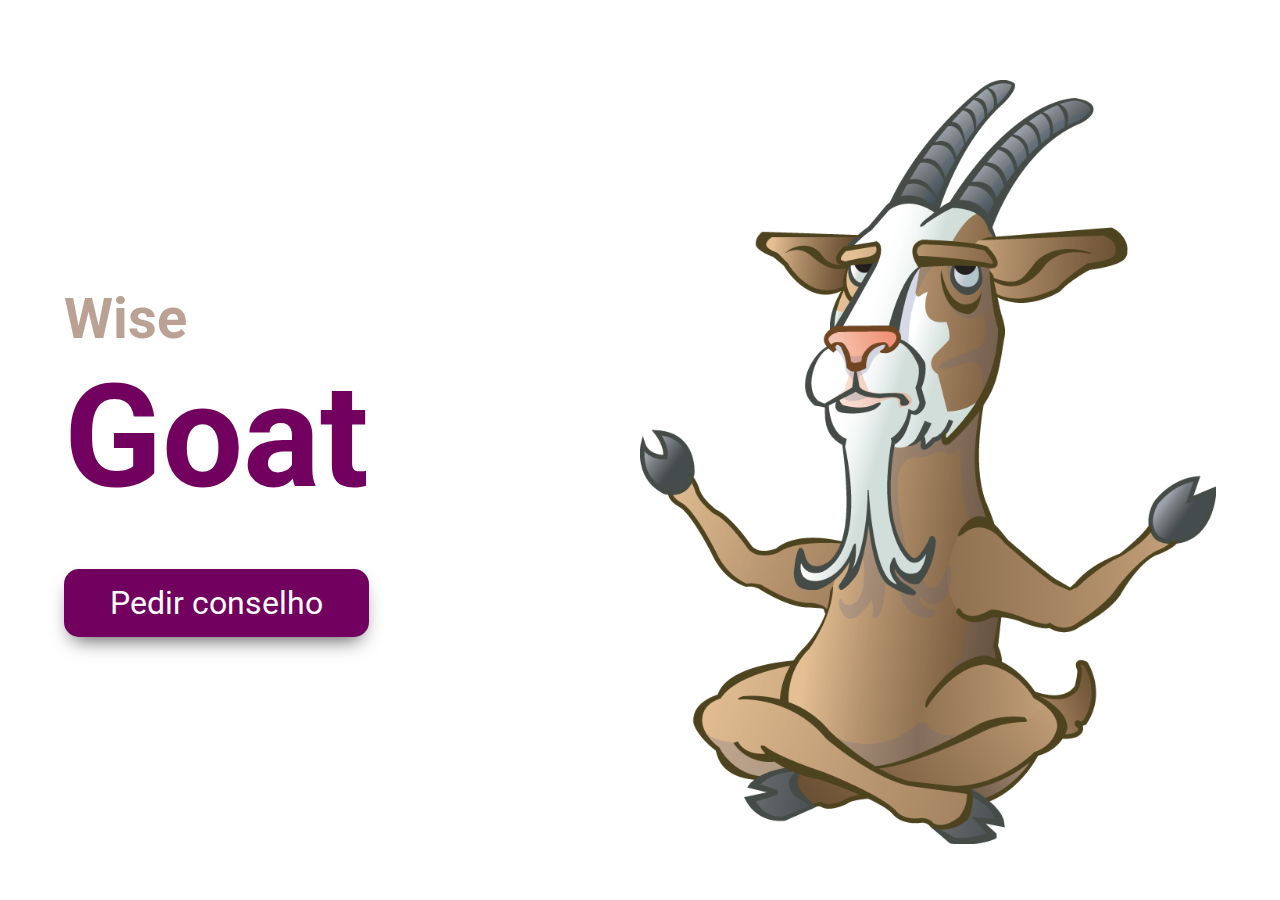
<file: wisegoat/index.html>
<!DOCTYPE html>
<html lang="pt-br">

<head>
    <meta charset="UTF-8">
    <meta http-equiv="X-UA-Compatible" content="IE=edge">
    <meta name="viewport" content="width=device-width, initial-scale=1.0">
    <title>Wise Goat</title>
    <link rel="stylesheet" href="style.css">
    <link rel="preconnect" href="https://fonts.googleapis.com">
    <link rel="preconnect" href="https://fonts.gstatic.com" crossorigin>
    <link
        href="https://fonts.googleapis.com/css2?family=Roboto:ital,wght@0,100;0,300;0,400;0,500;0,700;0,900;1,100;1,300;1,400;1,500;1,700;1,900&display=swap"
        rel="stylesheet">
</head>

<body>
    <main>

        <section class="content">

            <h2>Wise</h2>
            <h1>Goat</h1>
            <button><a href="./conselho/conselho.html"> Pedir conselho</a></button>

        </section>

        <img src="./assets/bodezinho.png" alt="bodezinho">

    </main>

    <script src="./conselho/index.js"></script>
</body>

</html>
</file>
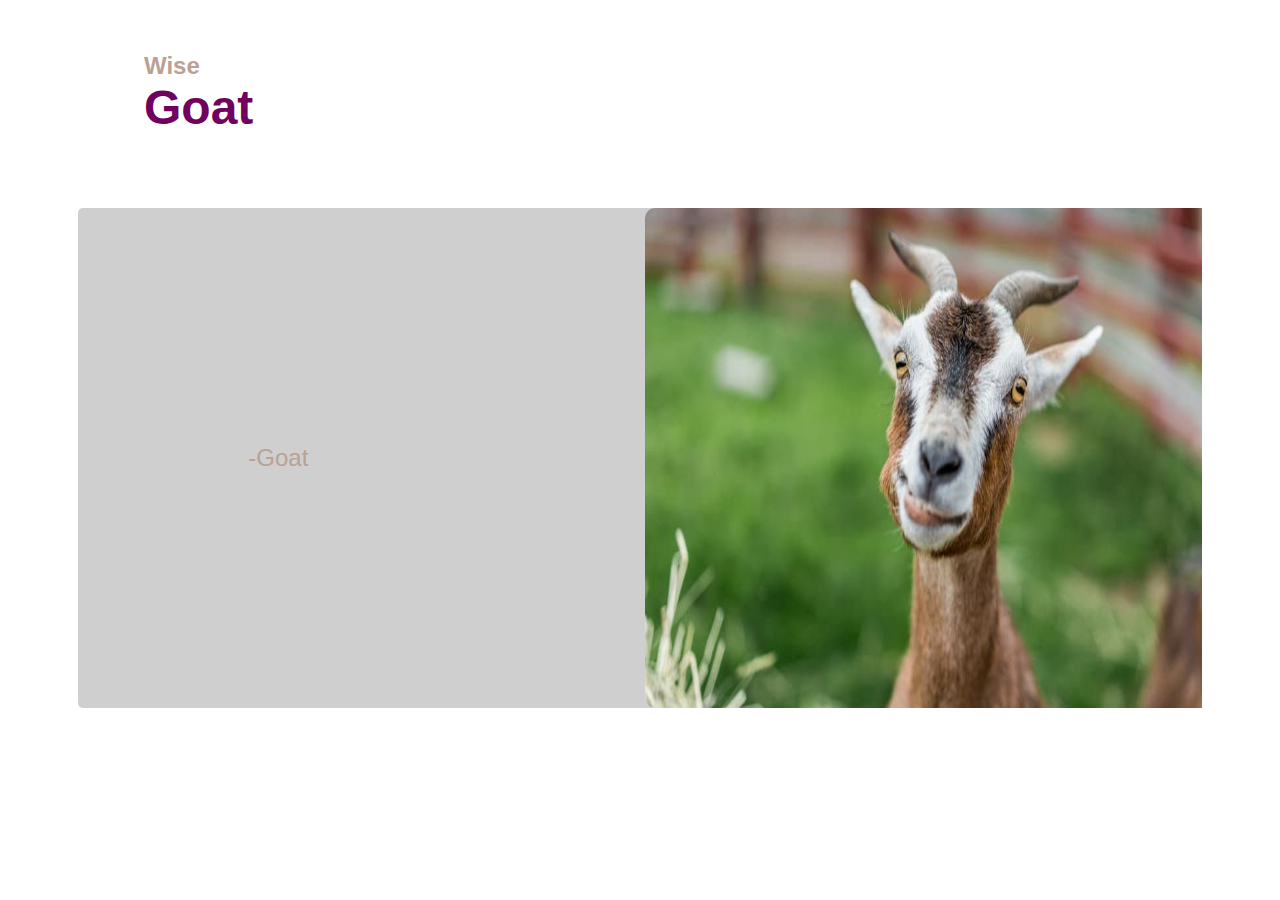
<file: wisegoat/conselho/conselho.html>
<!DOCTYPE html>
<html lang="pt-br">

<head>
    <meta charset="UTF-8">
    <meta http-equiv="X-UA-Compatible" content="IE=edge">
    <meta name="viewport" content="width=device-width, initial-scale=1.0">
    <title>O grande conselho</title>
    <link rel="stylesheet" href="style.css">
</head>

<body>

    <a href="../index.html" class="title-advice-content">
        <strong class="title-up-advice">Wise</strong>
        <strong class="title-down-advice">Goat</strong>
    </a>

    <div class="centralizer">
        
        <div class="main-advice">
            <section class="message-advice-content">
                <strong id="advice-message" class="message-up-advice"></strong>
                <strong class="message-down-advice">-Goat</strong>
            </section>

            <img class="image-advice" src="../assets/Cabra.jpg" alt="Bodezinho">
        </div>

    </div>

</body>

<script src="./index.js"></script>
</body>

</html>
</file>
<file: wisegoat/style.css>
:root {
    --Roxo: #72005F;
    --Bege: #BAA193;
}

* {
    padding: 0;
    margin: 0;
    box-sizing: border-box;
    border: none;
    font-family: 'Roboto', sans-serif;
    text-decoration: none;
    color: #fff;
}

body {
    width: min(90vw, 1220px);
    margin: 0 auto;
    height: 100vh;
    padding: 5rem 0;
}

main {
    display: flex;
    align-items: center;
    justify-content: space-between;

}

main img {
    width: 50%;
}

main .content h2 {
    font-size: 3.5rem;
    color: var(--Bege);

}

main .content h1 {
    font-size: 9rem;
    color: var(--Roxo);
    margin-bottom: 3rem;
}

main .content button {
    background-color: var(--Roxo);
    color: #fff;
    font-size: 2rem;
    font-weight: 400;
    width: 100%;
    padding: 15px 0;
    cursor: pointer;
    border-radius: 15px;
    transition: 0.5s;
    box-shadow: 0 10px 20px -8px rgba(0, 0, 0, .7);
}

button:hover {
    transform: translateY(-10px);
    transition: all 1s cubic-bezier(0.645, 0.045, 0.355, 1);
}

/*Animação*/

img {
    animation: flutuacao 10s ease-in-out infinite;
}

@keyframes flutuacao {

    0%,
    100% {
        transform: translateY(0px);
    }

    50% {
        transform: translateY(-50px);
    }
}
</file>
<file: wisegoat/conselho/style.css>
* {
    padding: 0;
    margin: 0;
    box-sizing: border-box;
    border: none;
    font-family: 'Roboto', sans-serif;
    text-decoration: none;
    color: #fff;
}

body {
    width: min(90vw, 1220px);
    margin: 0 auto;
    height: 100vh;
    padding: 2rem 0;
}

.centralizer {
    display: flex;
    flex-direction: column;
    height: 70vh;
    align-items: center;
    justify-content: center;
}

.title-advice-content {
    display: flex;
    flex-direction: column;
    align-items: flex-start;
    padding-left: 80px;
    margin-top: 20px;
}

.title-up-advice {
    color: #BAA193;
    font-weight: bold;
    font-size: 24px;
}

.title-down-advice {
    color: #72005F;
    font-weight: bold;
    padding-right: 30px;
    font-size: 48px;
    margin-bottom: 8px;
}

.main-advice {
    background: #cfcfcf;
    padding-left: 10px;
    display: flex;
    justify-content: space-between;
    align-items: center;
    border-radius: 5px;
    height: 500px;
}

.image-advice {
    height: 100%;
    width: 50%;
    border-bottom-left-radius: 10px;
    border-top-left-radius: 10px;
}

.button-advice {
    padding: 5px 10px;
    border: 0;
    border-radius: 10px;
    background: #72005F;
    color: #fff;
    font-size: 32px;
    font-weight: bold;
    transition: background 0.2s;
    cursor: pointer;
}

.button-advice:hover {
    background: #630253;
}

.message-advice-content {
    display: flex;
    flex-direction: column;
    max-width: 100%;
    padding: 60px;
}

.message-up-advice {
    color: #630253;
    font-size: 32px;
}

.message-down-advice {
    display: flex;
    justify-content: center;
    color: #BAA193;
    font-size: 24px;
    font-weight: 400;
    margin-left: 100px;
}
</file>
